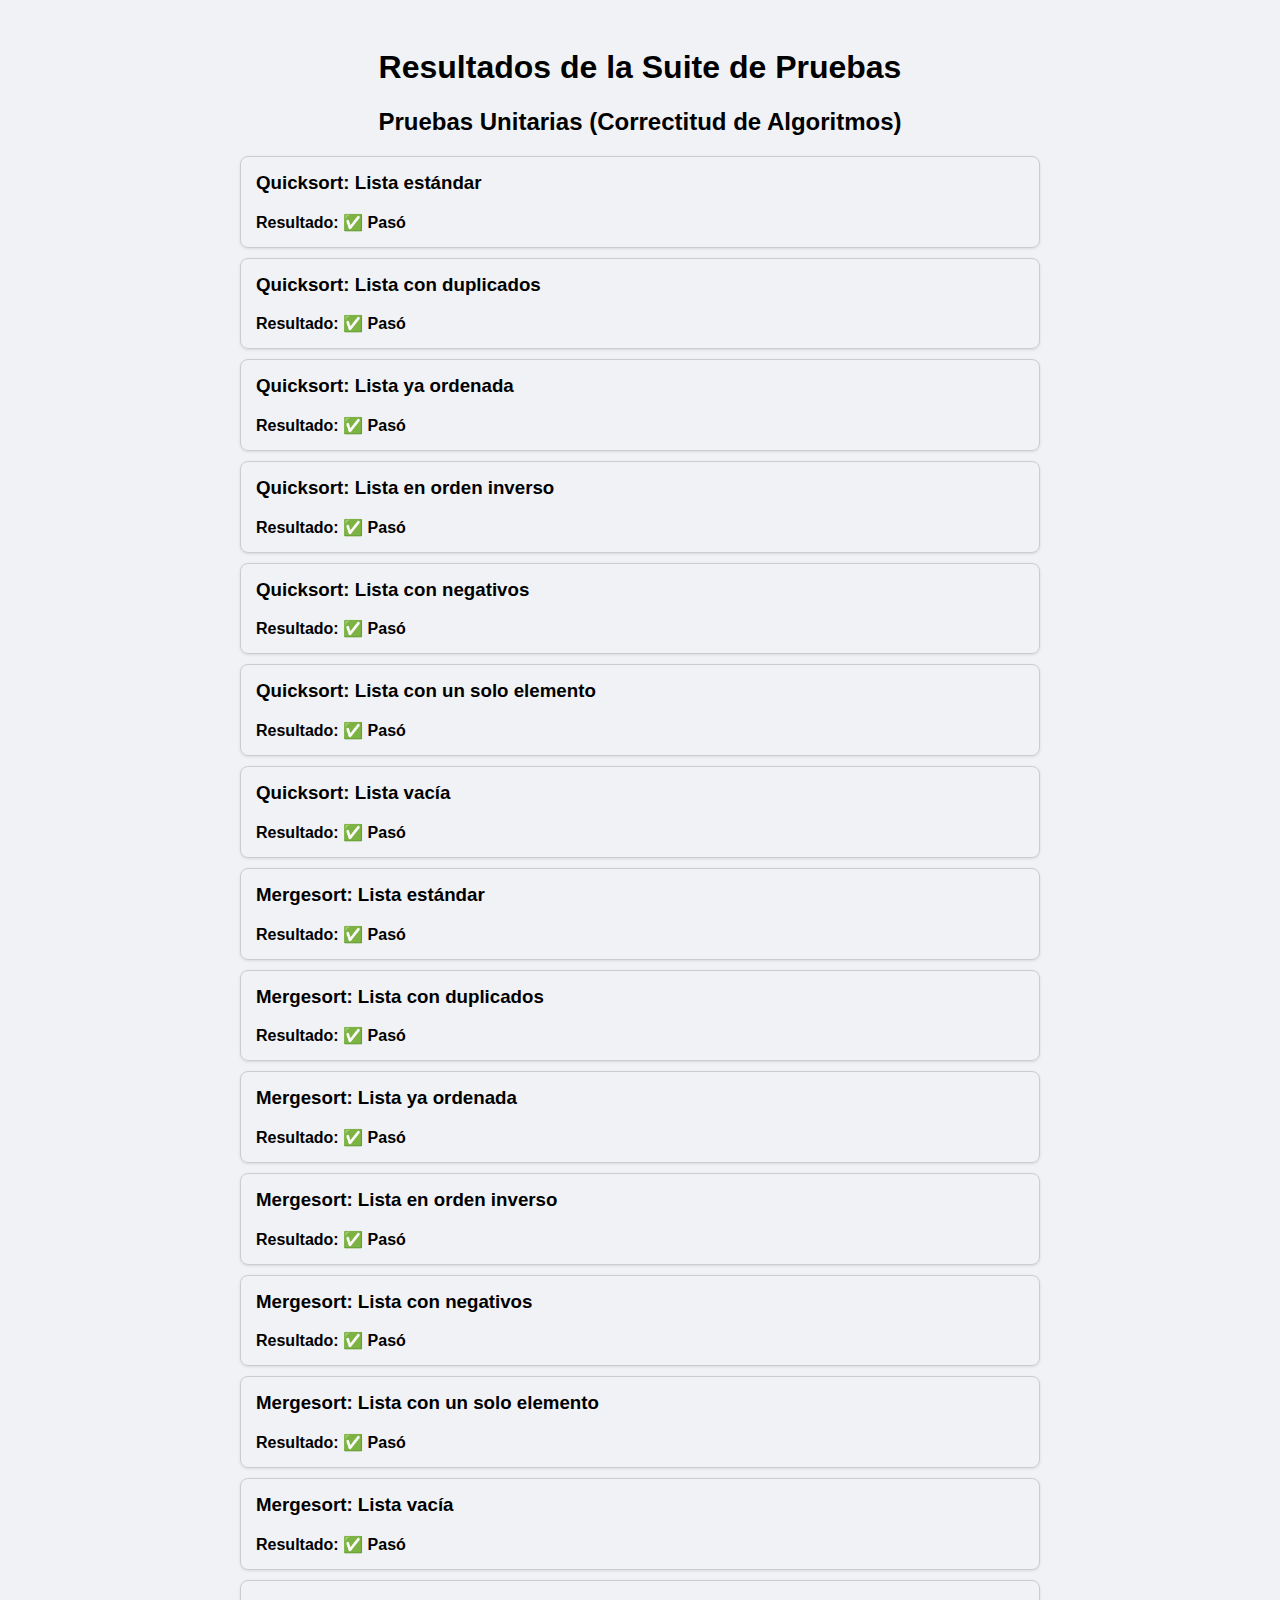
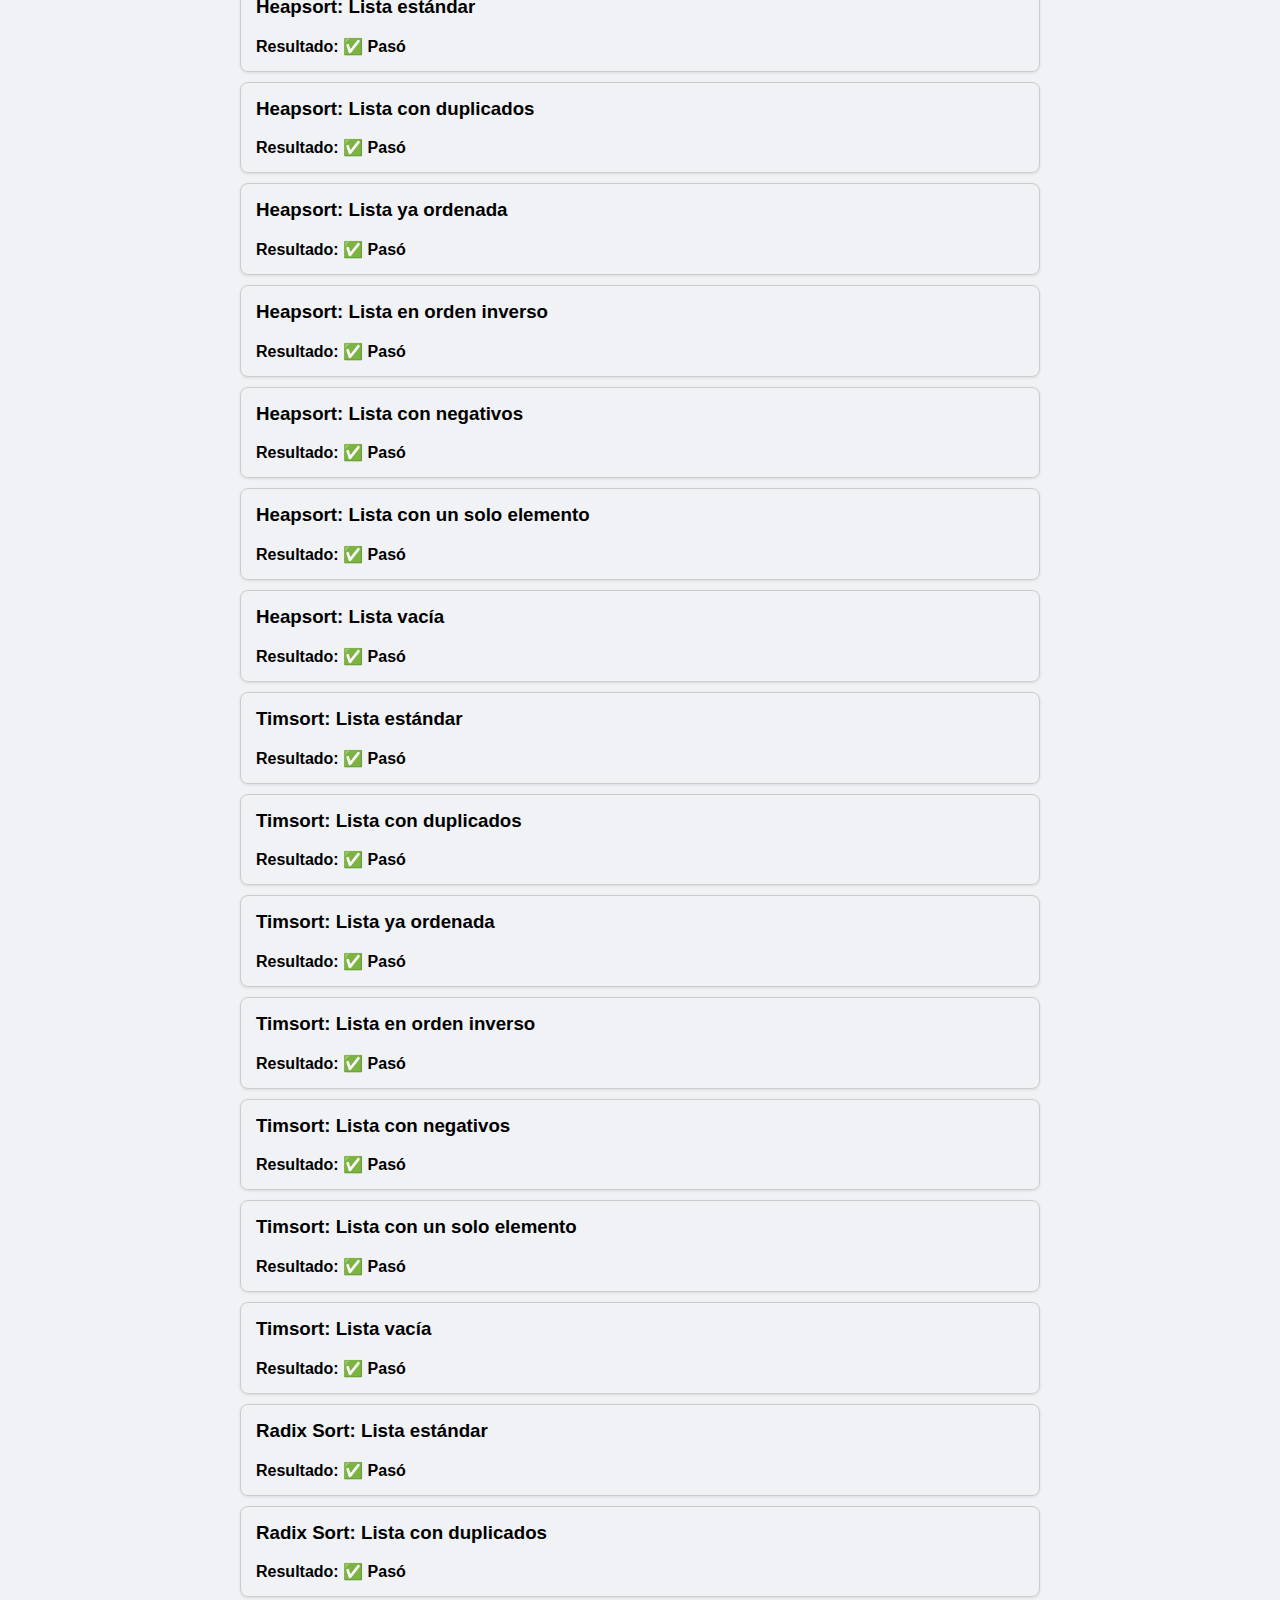
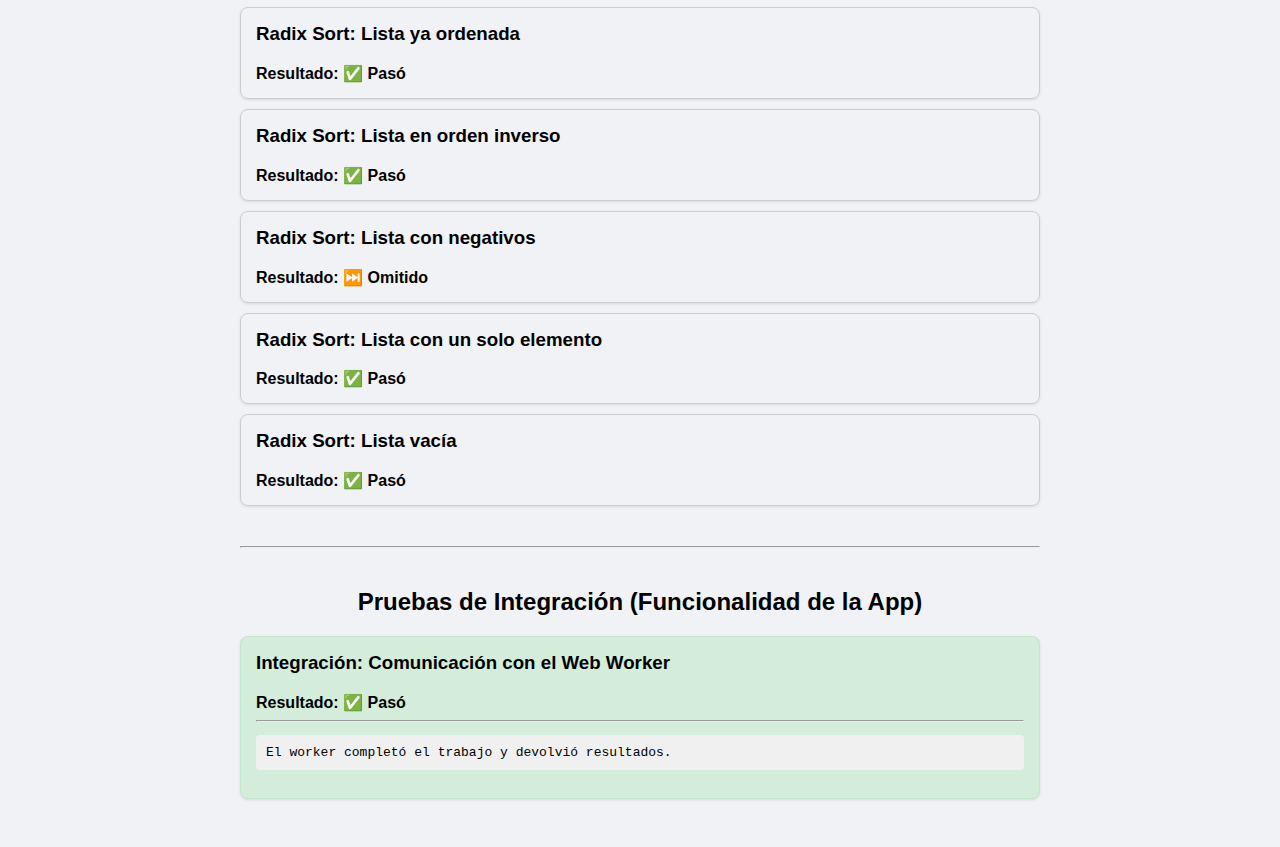
<file: test_runner.html>
<!DOCTYPE html>
<html lang="es">
<head>
    <meta charset="UTF-8">
    <meta name="viewport" content="width=device-width, initial-scale=1.0">
    <title>Suite de Pruebas de Algoritmos</title>
    <style>
        body { font-family: sans-serif; padding: 20px; background-color: #f0f2f5; }
        h1, h2 { text-align: center; }
        p { text-align: center; }
        #test-results-container { max-width: 800px; margin: 20px auto; }
        .test-case { border: 1px solid #ccc; border-radius: 8px; padding: 15px; margin-bottom: 10px; box-shadow: 0 1px 3px rgba(0,0,0,0.1); }
        .pass { background-color: #d4edda; border-color: #c3e6cb;}
        .fail { background-color: #f8d7da; border-color: #f5c6cb;}
        .skipped { background-color: #fff3cd; border-color: #ffeeba;}
        h3 { margin-top: 0; }
        pre { background-color: #f0f0f0; padding: 10px; border-radius: 4px; white-space: pre-wrap; }
    </style>
</head>
<body>
    <h1>Resultados de la Suite de Pruebas</h1>
    
    <div id="test-results-container">
        <h2>Pruebas Unitarias (Correctitud de Algoritmos)</h2>
        <div id="unit-test-results"></div>

        <hr style="margin: 40px 0;">

        <h2>Pruebas de Integración (Funcionalidad de la App)</h2>
        <div id="integration-test-results"></div>
    </div>

    <script src="js/algorithms/algorithms_silent.js"></script>
    <script src="js/test_suite.js"></script>
</body>
</html>
</file>
